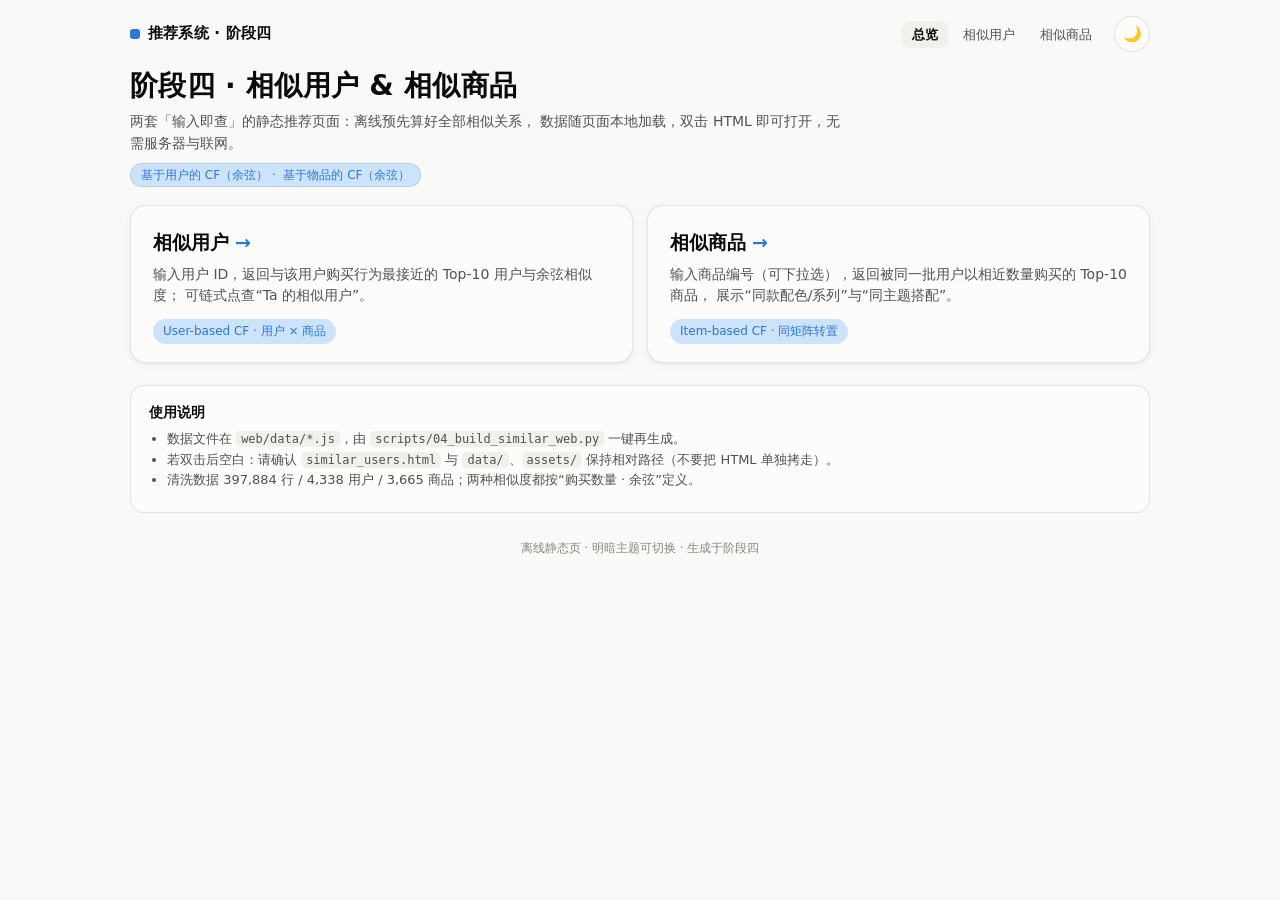
<file: web/index.html>
<!doctype html>
<html lang="zh-CN">
<head>
<meta charset="utf-8">
<meta name="viewport" content="width=device-width, initial-scale=1">
<title>相似推荐 · 阶段四总览</title>
<link rel="stylesheet" href="assets/app.css">
<script>
(function () {
  var el = document.documentElement;
  try { var s = localStorage.getItem("rec-theme"); if (s) el.dataset.theme = s; } catch (e) {}
})();
</script>
<style>
.cards { display: grid; gap: 14px; grid-template-columns: repeat(auto-fit, minmax(300px, 1fr)); margin-top: 18px; }
.link-card {
  display: block; text-decoration: none; color: var(--ink);
  background: var(--surface-1); border: 1px solid var(--border);
  border-radius: 16px; padding: 22px 22px 18px; box-shadow: var(--shadow);
  transition: transform .08s ease, border-color .08s ease;
}
.link-card:hover { transform: translateY(-2px); border-color: var(--series-1); }
.link-card h2 { margin: 0 0 6px; font-size: 19px; }
.link-card h2 .go { color: var(--series-1); font-weight: 700; margin-left: 6px; }
.link-card p { margin: 0; color: var(--ink-2); font-size: 14px; }
.link-card .tag { display:inline-block; margin-top: 12px; font-size: 12px; color: var(--series-1);
  background: var(--series-1-100); border-radius: 999px; padding: 3px 10px; }
.howto { margin-top: 22px; }
</style>
</head>
<body>
<div class="wrap">
  <header class="topbar">
    <span class="brand"><span class="dot"></span>推荐系统 · 阶段四</span>
    <span class="spacer"></span>
    <nav>
      <a class="on" href="index.html">总览</a>
      <a href="similar_users.html">相似用户</a>
      <a href="similar_items.html">相似商品</a>
    </nav>
    <button class="theme-toggle" id="themeBtn" title="切换明暗主题" aria-label="切换明暗主题">🌙</button>
  </header>

  <section class="hero">
    <h1>阶段四 · 相似用户 & 相似商品</h1>
    <div class="sub">两套「输入即查」的静态推荐页面：离线预先算好全部相似关系，
      数据随页面本地加载，双击 HTML 即可打开，无需服务器与联网。</div>
    <span class="pill">基于用户的 CF（余弦）&nbsp;·&nbsp; 基于物品的 CF（余弦）</span>
  </section>

  <section class="cards">
    <a class="link-card" href="similar_users.html">
      <h2>相似用户<span class="go">→</span></h2>
      <p>输入用户 ID，返回与该用户购买行为最接近的 Top-10 用户与余弦相似度；
        可链式点查“Ta 的相似用户”。</p>
      <span class="tag">User-based CF · 用户 × 商品</span>
    </a>
    <a class="link-card" href="similar_items.html">
      <h2>相似商品<span class="go">→</span></h2>
      <p>输入商品编号（可下拉选），返回被同一批用户以相近数量购买的 Top-10 商品，
        展示“同款配色/系列”与“同主题搭配”。</p>
      <span class="tag">Item-based CF · 同矩阵转置</span>
    </a>
  </section>

  <section class="note howto">
    <h3>使用说明</h3>
    <ul>
      <li>数据文件在 <code>web/data/*.js</code>，由
        <code>scripts/04_build_similar_web.py</code> 一键再生成。</li>
      <li>若双击后空白：请确认 <code>similar_users.html</code> 与
        <code>data/</code>、<code>assets/</code> 保持相对路径（不要把 HTML 单独拷走）。</li>
      <li>清洗数据 397,884 行 / 4,338 用户 / 3,665 商品；两种相似度都按“购买数量 · 余弦”定义。</li>
    </ul>
  </section>

  <footer>离线静态页 · 明暗主题可切换 · 生成于阶段四</footer>
</div>
<script>
(function () {
  var btn = document.getElementById("themeBtn");
  function dark() {
    var t = document.documentElement.dataset.theme;
    return t === "dark" || (!t && window.matchMedia && window.matchMedia("(prefers-color-scheme: dark)").matches);
  }
  btn.textContent = dark() ? "☀️" : "🌙";
  btn.addEventListener("click", function () {
    var el = document.documentElement;
    el.dataset.theme = dark() ? "light" : "dark";
    try { localStorage.setItem("rec-theme", el.dataset.theme); } catch (e) {}
    btn.textContent = dark() ? "☀️" : "🌙";
  });
})();
</script>
</body>
</html>
</file>
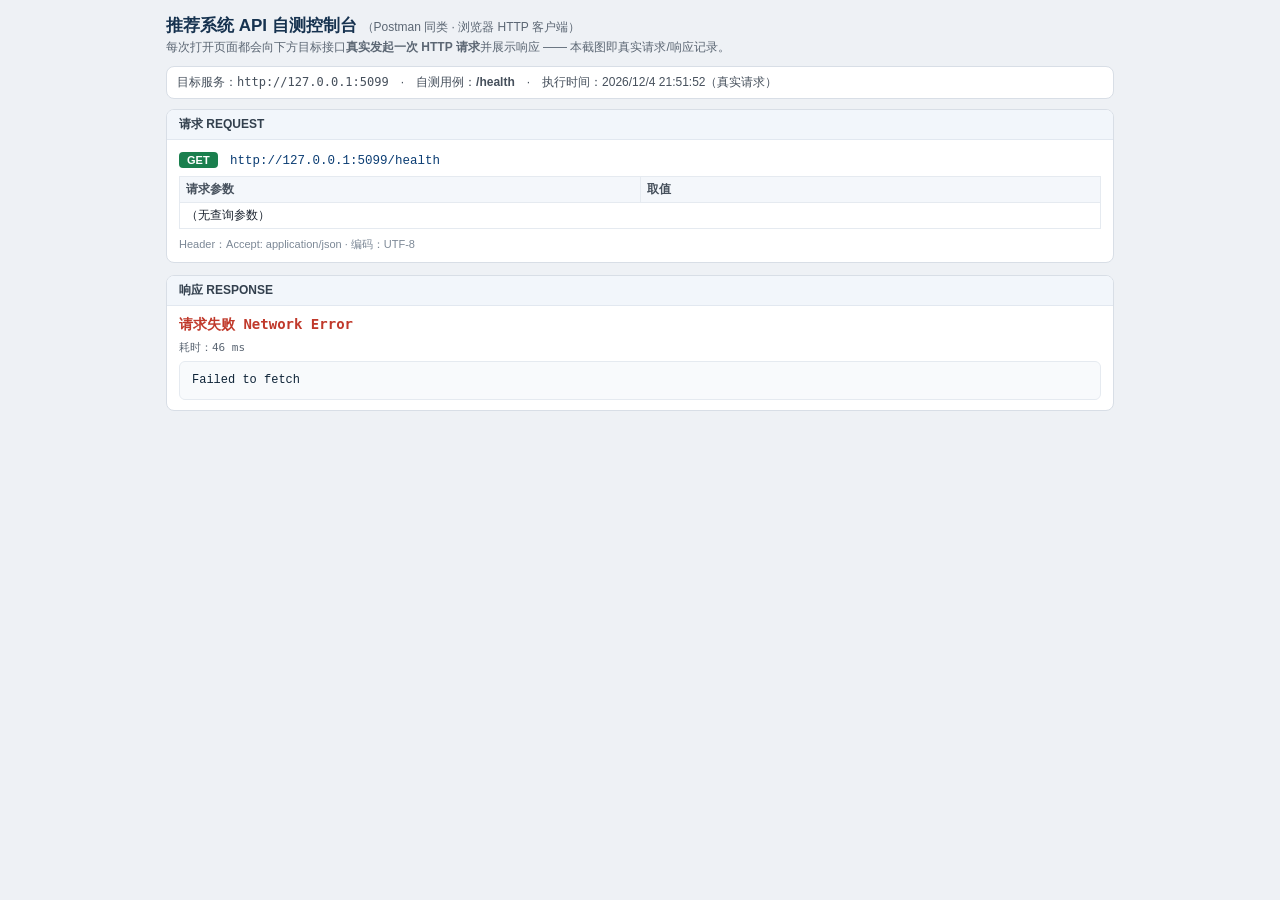
<file: outputs/api_doc/api_self_test/live_panel.html>
<!doctype html>
<html lang="zh">
<head>
<meta charset="utf-8">
<title>API 自测面板</title>
<style>
  :root { color-scheme: light; }
  * { box-sizing: border-box; }
  body { margin: 0; font-family: 'Segoe UI', 'Microsoft YaHei', sans-serif; color: #1c2430; background: #eef1f5; }
  .wrap { max-width: 980px; margin: 0 auto; padding: 14px 16px 20px; }
  header h1 { font-size: 17px; margin: 0 0 2px; color: #16324f; }
  header .sub { font-size: 12px; color: #5b6673; margin-bottom: 10px; }
  .meta-line { font-size: 12px; color: #46505c; background: #fff; border: 1px solid #d8dee6; border-radius: 8px; padding: 7px 10px; margin-bottom: 10px; }
  .card { background: #fff; border: 1px solid #d8dee6; border-radius: 8px; overflow: hidden; margin-bottom: 12px; }
  .card .card-h { font-size: 12px; font-weight: 600; color: #33404e; background: #f2f6fb; padding: 6px 12px; border-bottom: 1px solid #e2e8f0; }
  .card .card-h .tag { font-weight: 700; }
  .card .body { padding: 10px 12px; }
  .method { display: inline-block; font-size: 11px; font-weight: 700; color: #fff; background: #1a7f4e; border-radius: 4px; padding: 2px 8px; margin-right: 8px; }
  .url { font-family: Consolas, 'Courier New', monospace; font-size: 12.5px; color: #0b3d73; word-break: break-all; }
  .p-table { width: 100%; border-collapse: collapse; margin-top: 8px; font-size: 12px; }
  .p-table th, .p-table td { text-align: left; padding: 4px 6px; border: 1px solid #e5eaf0; }
  .p-table th { background: #f4f7fb; color: #46505c; font-weight: 600; width: 22%; }
  .p-table td code { font-family: Consolas, monospace; font-size: 11.5px; color: #8a2b10; }
  .status-ok { color: #1a7f4e; }
  .status-err { color: #c0392b; }
  .resp-status { font-size: 14px; font-weight: 700; font-family: Consolas, monospace; }
  .hdr { font-family: Consolas, monospace; font-size: 11px; color: #5b6673; margin: 6px 0 2px; }
  pre.body { margin: 6px 0 0; font-family: Consolas, 'Courier New', monospace; font-size: 12px; line-height: 1.45; color: #0f2438;
             background: #f8fafc; border: 1px solid #e5eaf0; border-radius: 6px; padding: 8px 10px; white-space: pre-wrap; word-break: break-all; overflow: auto; }
  .note { font-size: 11px; color: #7c8896; margin-top: 8px; }
  #marker { display: none; }
</style>
</head>
<body>
<div class="wrap">
  <header>
    <h1>推荐系统 API 自测控制台 <span style="font-weight:400;font-size:12px;color:#5b6673">（Postman 同类 · 浏览器 HTTP 客户端）</span></h1>
    <div class="sub">每次打开页面都会向下方目标接口<b>真实发起一次 HTTP 请求</b>并展示响应 —— 本截图即真实请求/响应记录。</div>
  </header>

  <div class="meta-line" id="metaLine">…</div>

  <div class="card">
    <div class="card-h"><span class="tag">请求 REQUEST</span></div>
    <div class="body">
      <span class="method" id="mMethod">GET</span>
      <span class="url" id="mUrl"></span>
      <table class="p-table" id="pTable"><tr><th>请求参数</th><th>取值</th></tr><tr><td colspan="2">（无查询参数）</td></tr></table>
      <div class="note" id="reqHeaders">Header：Accept: application/json · 编码：UTF-8</div>
    </div>
  </div>

  <div class="card">
    <div class="card-h"><span class="tag">响应 RESPONSE</span> <span class="hdr" id="rMeta"></span></div>
    <div class="body">
      <div class="resp-status" id="rStatus">… 请求中</div>
      <div class="hdr" id="rTime"></div>
      <pre class="body" id="rBody"></pre>
    </div>
  </div>
  <div class="note" id="footNote"></div>
</div>
<div id="marker"></div>

<script>
(function () {
  var q = new URLSearchParams(location.search);
  var BASE = q.get('base') || 'http://127.0.0.1:5099';
  var rel = q.get('rel') || '/health';
  var method = (q.get('method') || 'GET').toUpperCase();
  var name = q.get('name') || rel;
  var mark = document.getElementById('marker');

  var reqUrl = BASE + rel;
  document.getElementById('metaLine').innerHTML =
    '目标服务：<code style="font-family:Consolas,monospace">' + BASE + '</code>　·　自测用例：<b>' + name + '</b>　·　执行时间：' + new Date().toLocaleString('zh-CN') + '（真实请求）';
  document.getElementById('mMethod').textContent = method;
  document.getElementById('mUrl').textContent = reqUrl;

  // 解析查询参数表
  var qi = rel.indexOf('?');
  var pTable = document.getElementById('pTable');
  if (qi >= 0) {
    var qs = rel.slice(qi + 1).split('&').filter(Boolean);
    pTable.innerHTML = '<tr><th style="width:30%">请求参数</th><th>取值</th></tr>';
    qs.forEach(function (kv) {
      var pair = kv.split('=');
      var tr = document.createElement('tr');
      tr.innerHTML = '<td><code>' + pair[0] + '</code></td><td><code>' + (pair[1] || '') + '</code></td>';
      pTable.appendChild(tr);
    });
  }

  function finish(markerText, title) {
    mark.textContent = markerText;
    document.title = title;
  }

  var t0 = performance.now();
  fetch(reqUrl, { method: method, headers: { 'Accept': 'application/json' } })
    .then(function (resp) {
      var ct = resp.headers.get('content-type') || '';
      var cl = resp.headers.get('content-length') || '';
      return resp.text().then(function (body) {
        var ms = Math.round(performance.now() - t0);
        var ok = resp.ok;
        var st = document.getElementById('rStatus');
        st.textContent = 'HTTP ' + resp.status + ' ' + (ok ? 'OK' : 'Error');
        st.className = 'resp-status ' + (ok ? 'status-ok' : 'status-err');
        document.getElementById('rMeta').textContent = 'Content-Type: ' + ct + (cl ? ' · Content-Length: ' + cl : '');
        document.getElementById('rTime').textContent = '耗时：' + ms + ' ms';
        var pre = document.getElementById('rBody');
        var pretty = body;
        try { pretty = JSON.stringify(JSON.parse(body), null, 2); } catch (e) { /* 非 JSON 原样显示 */ }
        pre.textContent = pretty;
        document.getElementById('footNote').innerHTML = '复现：' +
          ' 终端执行 <code style="font-family:Consolas,monospace">curl "' + reqUrl + '"</code> 应得到相同响应。';
        finish((ok ? 'OK ' : 'ERR ') + resp.status, 'R:' + resp.status);
      });
    })
    .catch(function (e) {
      var ms = Math.round(performance.now() - t0);
      document.getElementById('rStatus').textContent = '请求失败 Network Error';
      document.getElementById('rStatus').className = 'resp-status status-err';
      document.getElementById('rTime').textContent = '耗时：' + ms + ' ms';
      document.getElementById('rBody').textContent = String(e && e.message ? e.message : e);
      finish('ERR network', 'R:ERR');
    });
})();
</script>
</body>
</html>
</file>
<file: web/assets/app.css>
/* 阶段四 相似推荐静态页 — 共享样式（dataviz 校验调色板） */
:root {
  color-scheme: light;
  --page:        #f9f9f7;   /* 页面底色 */
  --surface-1:   #fcfcfb;   /* 卡片面 */
  --surface-2:   #f1f0ea;
  --ink:         #0b0b0b;   /* 主文字 */
  --ink-2:       #52514e;   /* 次级文字 */
  --ink-3:       #898781;   /* 弱化/轴 */
  --line:        #e1e0d9;   /* 分隔 hairline */
  --line-strong: #c3c2b7;
  --border:      rgba(11,11,11,0.10);
  --series-1:    #2a78d6;   /* 类别槽位1 蓝 */
  --series-1-350:#5598e7;
  --series-1-100:#cde2fb;
  --on-accent:   #ffffff;
  --shadow:      0 1px 2px rgba(11,11,11,.04), 0 2px 8px rgba(11,11,11,.05);
}
@media (prefers-color-scheme: dark) {
  :root:not([data-theme="light"]) {
    color-scheme: dark;
    --page:        #0d0d0d;
    --surface-1:   #1a1a19;
    --surface-2:   #242422;
    --ink:         #ffffff;
    --ink-2:       #c3c2b7;
    --ink-3:       #8a8a85;
    --line:        #2c2c2a;
    --line-strong: #383835;
    --border:      rgba(255,255,255,0.10);
    --series-1:    #3987e5;
    --series-1-350:#5598e7;
    --series-1-100:#1d3a5f;
    --shadow:      0 1px 2px rgba(0,0,0,.35), 0 2px 10px rgba(0,0,0,.3);
  }
}
:root[data-theme="dark"] {
  color-scheme: dark;
  --page:        #0d0d0d;
  --surface-1:   #1a1a19;
  --surface-2:   #242422;
  --ink:         #ffffff;
  --ink-2:       #c3c2b7;
  --ink-3:       #8a8a85;
  --line:        #2c2c2a;
  --line-strong: #383835;
  --border:      rgba(255,255,255,0.10);
  --series-1:    #3987e5;
  --series-1-350:#5598e7;
  --series-1-100:#1d3a5f;
  --shadow:      0 1px 2px rgba(0,0,0,.35), 0 2px 10px rgba(0,0,0,.3);
}

* { box-sizing: border-box; }
html, body { margin: 0; padding: 0; }
body {
  font-family: system-ui, -apple-system, "Segoe UI", "Microsoft YaHei", sans-serif;
  background: var(--page);
  color: var(--ink);
  line-height: 1.55;
  -webkit-font-smoothing: antialiased;
}
.wrap { max-width: 1060px; margin: 0 auto; padding: 0 20px 64px; }

/* ---------- 顶栏 ---------- */
.topbar {
  display: flex; align-items: center; gap: 12px;
  padding: 16px 0 6px; margin-bottom: 6px;
}
.brand {
  font-weight: 700; font-size: 15px; letter-spacing: .2px;
  display: inline-flex; align-items: center; gap: 8px;
}
.brand .dot { width: 10px; height: 10px; border-radius: 3px; background: var(--series-1); }
.topbar .spacer { flex: 1; }
.topbar nav a {
  color: var(--ink-2); text-decoration: none; font-size: 13px;
  padding: 6px 10px; border-radius: 8px;
}
.topbar nav a:hover { background: var(--surface-2); }
.topbar nav a.on { color: var(--ink); font-weight: 600; background: var(--surface-2); }

.theme-toggle {
  border: 1px solid var(--border); background: var(--surface-1);
  color: var(--ink-2); width: 36px; height: 36px; border-radius: 50%;
  cursor: pointer; font-size: 15px; display: grid; place-items: center;
}
.theme-toggle:hover { color: var(--ink); }

/* ---------- 标题区 ---------- */
.hero h1 { margin: 6px 0 4px; font-size: 28px; letter-spacing: .3px; }
.hero .sub { color: var(--ink-2); font-size: 14px; max-width: 80ch; }
.pill {
  display: inline-block; font-size: 12px; color: var(--series-1);
  background: var(--series-1-100); border: 1px solid var(--border);
  padding: 2px 10px; border-radius: 999px; margin-top: 8px;
}

/* ---------- 查询区 ---------- */
.search-card {
  background: var(--surface-1); border: 1px solid var(--border);
  border-radius: 14px; padding: 16px 18px; margin: 18px 0 14px;
  box-shadow: var(--shadow);
}
.search-row { display: flex; gap: 10px; flex-wrap: wrap; align-items: center; }
.search-row label { font-size: 13px; color: var(--ink-2); }
input.q {
  flex: 1 1 260px; min-width: 180px;
  font: inherit; color: var(--ink);
  background: var(--page); border: 1px solid var(--line-strong);
  border-radius: 10px; padding: 9px 12px; outline: none;
}
input.q:focus { border-color: var(--series-1); box-shadow: 0 0 0 3px var(--series-1-100); }
button.go {
  font: inherit; font-weight: 600; color: var(--on-accent);
  background: var(--series-1); border: 0; border-radius: 10px;
  padding: 9px 20px; cursor: pointer;
}
button.go:hover { filter: brightness(1.06); }
.chips { display: flex; flex-wrap: wrap; gap: 8px; margin-top: 12px; align-items: center; }
.chips .cap { font-size: 12px; color: var(--ink-3); margin-right: 2px; }
.chip {
  font: inherit; font-size: 13px; color: var(--ink);
  background: var(--page); border: 1px solid var(--border);
  border-radius: 999px; padding: 4px 11px; cursor: pointer;
}
.chip:hover { border-color: var(--series-1); color: var(--series-1); }
.chip small { color: var(--ink-3); }

/* ---------- 结果区 ---------- */
.msg {
  border-radius: 12px; padding: 14px 16px; margin: 12px 0;
  background: var(--surface-2); color: var(--ink-2); font-size: 14px;
  display: none;
}
.msg.err { color: #c22; }
:root[data-theme="dark"] .msg.err,
@media (prefers-color-scheme: dark) { :root:not([data-theme="light"]) .msg.err { color: #ff8f8f; } }
:root[data-theme="dark"] .msg.err { color: #ff8f8f; }
.msg.show { display: block; }

.kpis {
  display: grid; gap: 10px;
  grid-template-columns: repeat(auto-fit, minmax(148px, 1fr));
  margin-bottom: 16px;
}
.tile {
  background: var(--surface-1); border: 1px solid var(--border);
  border-radius: 12px; padding: 12px 14px; box-shadow: var(--shadow);
}
.tile .k { font-size: 12px; color: var(--ink-3); margin-bottom: 4px; }
.tile .v {
  font-size: 23px; font-weight: 700; font-variant-numeric: tabular-nums;
  letter-spacing: .2px; white-space: nowrap; overflow: hidden; text-overflow: ellipsis;
}
.tile .v.small { font-size: 17px; }
.tile .desc { font-size: 12px; color: var(--ink-2); margin-top: 3px; white-space: nowrap;
  overflow: hidden; text-overflow: ellipsis; }

.panel-head { display: flex; align-items: baseline; gap: 10px; margin: 4px 0 10px; }
.panel-head h2 { margin: 0; font-size: 17px; }
.panel-head .count { font-size: 13px; color: var(--ink-3); }

.rows {
  background: var(--surface-1); border: 1px solid var(--border);
  border-radius: 14px; overflow: hidden; box-shadow: var(--shadow);
}
.row {
  display: grid; align-items: center; column-gap: 14px;
  grid-template-columns: 34px 1fr 140px 150px;
  padding: 11px 16px; border-top: 1px solid var(--border);
}
.row:first-child { border-top: 0; }
.row:hover { background: var(--surface-2); }
.rank {
  font-size: 13px; color: var(--ink-3); font-variant-numeric: tabular-nums;
  text-align: center;
}
.row .who .id { font-weight: 700; font-size: 15px; }
.row .who .meta { font-size: 12px; color: var(--ink-3); }
.sim-track {
  background: var(--page); border-radius: 999px; height: 10px; overflow: hidden;
}
.sim-fill { height: 100%; border-radius: 999px;
  background: linear-gradient(90deg, var(--series-1-350), var(--series-1)); }
.score { font-variant-numeric: tabular-nums; font-weight: 600; font-size: 14px;
  text-align: right; color: var(--ink); }
.score .u { font-size: 11px; font-weight: 400; color: var(--ink-3); margin-left: 2px; }
.row .mini {
  grid-column: 1 / -1; justify-self: start; margin-top: 2px;
  font: inherit; font-size: 12px; color: var(--series-1);
  background: transparent; border: 0; padding: 0; cursor: pointer;
  display: none;
}
@media (min-width: 720px) {
  .row { grid-template-columns: 34px minmax(0, 1.5fr) minmax(160px, 2fr) 84px 90px 110px; }
  .row .mini { grid-column: auto; justify-self: end; display: inline-block; }
  .score { text-align: left; }
}
.row button.drill {
  font: inherit; font-size: 12.5px; color: var(--series-1);
  background: transparent; border: 1px solid var(--border);
  border-radius: 999px; padding: 3px 12px; cursor: pointer; white-space: nowrap;
}
.row button.drill:hover { background: var(--series-1-100); color: var(--series-1); }

/* 商品行额外展示（描述在第二列主区下面） */
.who .name { font-weight: 700; }
.who .id.mono { font-family: ui-monospace, "Cascadia Mono", Consolas, monospace; font-size: 14px; }

/* ---------- 底部说明 ---------- */
.note {
  background: var(--surface-1); border: 1px solid var(--border);
  border-radius: 14px; padding: 16px 18px; margin-top: 20px;
  font-size: 13px; color: var(--ink-2);
}
.note h3 { margin: 0 0 6px; font-size: 14px; color: var(--ink); }
.note p { margin: 6px 0; }
.note code { background: var(--surface-2); padding: 1px 5px; border-radius: 5px; font-size: 12px; }
.note ul { margin: 6px 0; padding-left: 18px; }
footer { color: var(--ink-3); font-size: 12px; margin-top: 26px; text-align: center; }

/* 隐藏加载占位 */
.hidden { display: none !important; }

/* ---------- 总结与分析区 ---------- */
.analysis { margin-top: 22px; }
.analysis h2 { margin: 0 0 10px; font-size: 18px; display: flex; align-items: center; gap: 8px; }
.analysis h2 .ic { width: 8px; height: 20px; border-radius: 4px; background: var(--series-1); display: inline-block; }
.verdict {
  background: var(--series-1-100); border: 1px solid var(--border);
  border-radius: 12px; padding: 12px 16px; font-size: 14.5px; line-height: 1.7;
  color: var(--ink);
}
.verdict b { font-weight: 700; }
.analysis ul.find { margin: 12px 0 6px; padding-left: 0; list-style: none; }
.analysis ul.find li {
  padding: 8px 0 8px 22px; border-top: 1px dashed var(--border);
  font-size: 13.5px; color: var(--ink-2); position: relative; line-height: 1.6;
}
.analysis ul.find li:first-child { border-top: 0; }
.analysis ul.find li::before {
  content: ""; position: absolute; left: 2px; top: 16px;
  width: 7px; height: 7px; border-radius: 50%; background: var(--series-1);
}
.analysis ul.find li b { color: var(--ink); font-variant-numeric: tabular-nums; }
.analysis .takeaway2 { font-size: 13.5px; color: var(--ink-2); margin: 6px 0 0; line-height: 1.7; }

.chartbox { margin-top: 16px; border-top: 1px solid var(--border); padding-top: 12px; }
.chartbox .ct { font-size: 13.5px; color: var(--ink); margin: 0 0 4px; font-weight: 600; }
.chartbox .cs { font-size: 12px; color: var(--ink-3); margin: 0 0 10px; }
.bars {
  position: relative; display: flex; gap: 12px; align-items: flex-end;
  height: 168px; padding: 26px 4px 0;
}
.bars::before {
  content: ""; position: absolute; left: 0; right: 0; top: calc(50% + 0px);
  border-top: 1px dashed var(--line-strong); opacity: .55;
}
.col { flex: 1 1 0; min-width: 0; display: flex; flex-direction: column;
  align-items: center; justify-content: flex-end; height: 100%; }
.col .val {
  font-size: 12.5px; font-weight: 700; font-variant-numeric: tabular-nums;
  margin-bottom: 5px; color: var(--ink); white-space: nowrap;
}
.col .fill {
  width: 70%; max-width: 56px; border-radius: 6px 6px 2px 2px; min-height: 3px;
  background: linear-gradient(180deg, var(--series-1-350), var(--series-1));
}
.col .lab { font-size: 12px; color: var(--ink-2); margin-top: 7px; text-align: center;
  white-space: nowrap; }
.col .lab small { display: block; color: var(--ink-3); font-weight: 400; }
.scale-note { font-size: 11.5px; color: var(--ink-3); margin-top: 6px; }
.bars + .scale-note { text-align: right; }

/* 可折叠技术细节 */
details.note summary {
  cursor: pointer; font-weight: 600; font-size: 13.5px; color: var(--ink-2);
  outline: none; user-select: none;
}
details.note summary:hover { color: var(--ink); }
details.note[open] summary { margin-bottom: 6px; }

/* ---------- 阶段五：相似口径切换（ItemCF / CBOW / Skip-gram） ---------- */
/* 类别第二色槽位（Skip-gram 橙），明/暗独立声明 */
:root { --series-2: #eb6834; --series-2-350: #f1915f; --series-2-100: #fbe5d6; }
@media (prefers-color-scheme: dark) {
  :root:not([data-theme="light"]) {
    --series-2: #f07a3f; --series-2-350: #f7a06f; --series-2-100: #4a2a16;
  }
}
:root[data-theme="dark"] {
  --series-2: #f07a3f; --series-2-350: #f7a06f; --series-2-100: #4a2a16;
}

.segrow { display: flex; align-items: center; gap: 12px; flex-wrap: wrap; margin: 0 0 4px; }
.seg { display: inline-flex; gap: 2px; background: var(--surface-2);
  border: 1px solid var(--border); border-radius: 11px; padding: 3px; }
.seg button {
  font: inherit; font-size: 13px; border: 0; background: transparent;
  color: var(--ink-2); border-radius: 8px; padding: 6px 12px; cursor: pointer;
  white-space: nowrap;
}
.seg button:hover { color: var(--ink); }
.seg button.on { background: var(--surface-1); color: var(--ink); font-weight: 600;
  box-shadow: var(--shadow); }
.seg button[data-m="cbow"].on { box-shadow: var(--shadow), inset 0 -2px 0 var(--series-1); }
.seg button[data-m="skip"].on { box-shadow: var(--shadow), inset 0 -2px 0 var(--series-2); }
.mnote { font-size: 12px; color: var(--ink-3); flex: 1 1 240px; min-width: 200px; }

/* 相似条按方法着色：ItemCF/CBOW 蓝、Skip-gram 橙 */
.rows.m-skip .sim-fill {
  background: linear-gradient(90deg, var(--series-2-350), var(--series-2));
}
.rows.m-itemcf .sim-fill,
.rows.m-cbow .sim-fill {
  background: linear-gradient(90deg, var(--series-1-350), var(--series-1));
}
.cs2 { font-size: 12px; color: var(--ink-3); margin: 2px 0 0; }

/* 嵌入方法缺向量的空态 */
.rows .empty { padding: 20px 18px; text-align: center; color: var(--ink-2);
  font-size: 13.5px; line-height: 1.8; background: var(--surface-1); }
</file>
